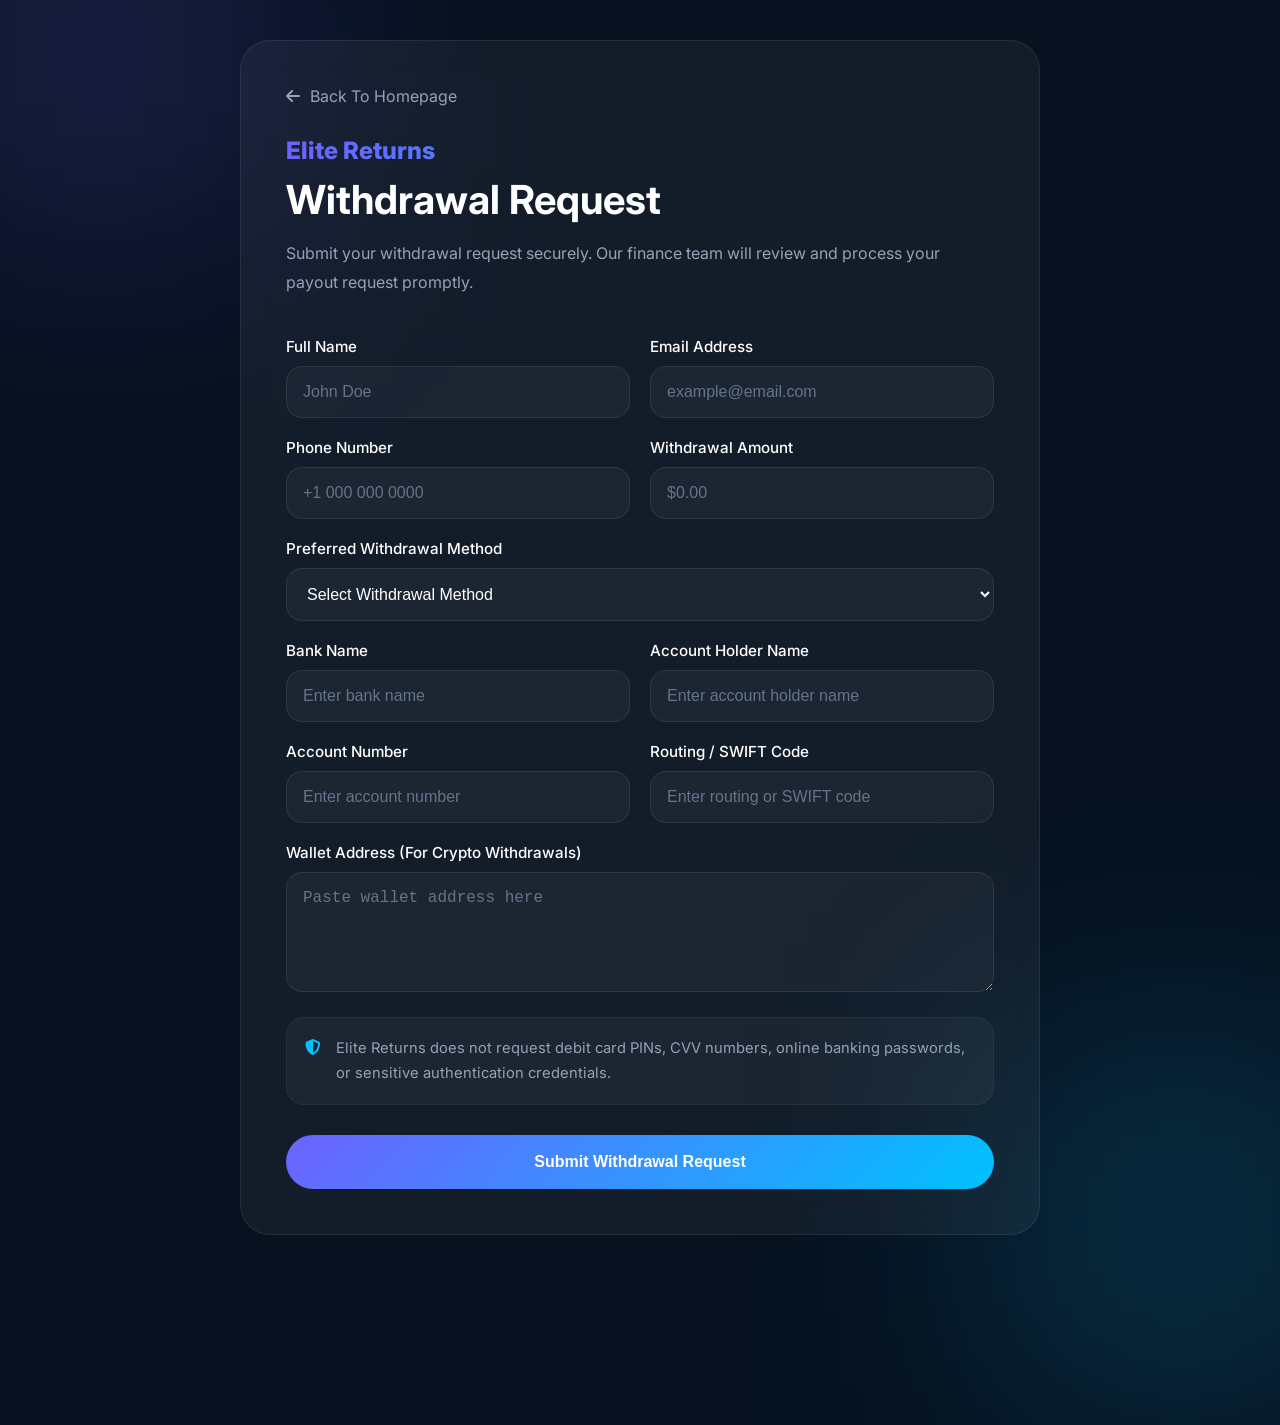
<file: assets/withdrawal.html>
<!DOCTYPE html>
<html lang="en">
<head>
<meta charset="UTF-8">
<meta name="viewport" content="width=device-width, initial-scale=1.0">
<title>Elite Returns | Withdrawal Request</title>

<!-- GOOGLE FONT -->
<link href="https://fonts.googleapis.com/css2?family=Inter:wght@300;400;500;600;700;800&display=swap" rel="stylesheet">

<!-- FONT AWESOME -->
<link rel="stylesheet" href="https://cdnjs.cloudflare.com/ajax/libs/font-awesome/6.5.1/css/all.min.css">
<link rel="stylesheet" href="elites.css">

</head>
<body class="bodywithdrawal">

<div class="withdraw-container">

  <a href="/index.html" class="back-link">
    <i class="fas fa-arrow-left"></i>
    Back To Homepage
  </a>

  <div class="logo">Elite Returns</div>

  <h1>Withdrawal Request</h1>

  <p class="subtitle">
    Submit your withdrawal request securely. Our finance team will review and process your payout request promptly.
  </p>

<form id="withdrawForm">

  <div class="form-grid">

    <div class="input-group">
      <label>Full Name</label>
      <input 
        type="text"
        name="fullName"
        placeholder="John Doe"
        required>
    </div>

    <div class="input-group">
      <label>Email Address</label>
      <input 
        type="email"
        name="email"
        placeholder="example@email.com"
        required>
    </div>

    <div class="input-group">
      <label>Phone Number</label>
      <input 
        type="tel"
        name="phone"
        placeholder="+1 000 000 0000"
        required>
    </div>

    <div class="input-group">
      <label>Withdrawal Amount</label>
      <input 
        type="number"
        name="amount"
        placeholder="$0.00"
        required>
    </div>

    <div class="input-group full">
      <label>Preferred Withdrawal Method</label>

      <select name="method" required>
        <option value="">Select Withdrawal Method</option>
        <option>Bank Transfer</option>
        <option>Bitcoin (BTC)</option>
        <option>Ethereum (ETH)</option>
        <option>USDT (TRC20)</option>
        <option>USDT (BEP20)</option>
      </select>
    </div>

    <div class="input-group">
      <label>Bank Name</label>
      <input 
        type="text"
        name="bankName"
        placeholder="Enter bank name">
    </div>

    <div class="input-group">
      <label>Account Holder Name</label>
      <input 
        type="text"
        name="accountHolder"
        placeholder="Enter account holder name">
    </div>

    <div class="input-group">
      <label>Account Number</label>
      <input 
        type="text"
        name="accountNumber"
        placeholder="Enter account number">
    </div>

    <div class="input-group">
      <label>Routing / SWIFT Code</label>
      <input 
        type="text"
        name="swift"
        placeholder="Enter routing or SWIFT code">
    </div>

    <div class="input-group full">
      <label>Wallet Address (For Crypto Withdrawals)</label>

      <textarea 
        name="wallet"
        placeholder="Paste wallet address here"></textarea>
    </div>

  </div>

  <div class="notice">

    <i class="fas fa-shield-halved"></i>

    <p>
      Elite Returns does not request debit card PINs, CVV numbers, online banking passwords, or sensitive authentication credentials.
    </p>

  </div>

  <button type="submit">
    Submit Withdrawal Request
  </button>

</form>
<script src="elites.js"></script>
</body>
</html>
</file>
<file: assets/elites.css>
:root {
  --bg: #07111f;
  --bg-light: #0d1b2a;
  --primary: #6c63ff;
  --secondary: #00c2ff;
  --accent: #8b5cf6;
  --text: #ffffff;
  --muted: #94a3b8;
  --card: rgba(255,255,255,0.05);
  --border: rgba(255,255,255,0.08);
}

* {
  margin: 0;
  padding: 0;
  box-sizing: border-box;
}

html {
  scroll-behavior: smooth;
}

body {
  font-family: 'Inter', sans-serif;
  background: var(--bg);
  color: var(--text);
  overflow-x: hidden;
}

body::before {
  content: '';
  position: fixed;
  width: 500px;
  height: 500px;
  background: rgba(108,99,255,0.15);
  filter: blur(120px);
  top: -200px;
  left: -150px;
  z-index: -1;
}

body::after {
  content: '';
  position: fixed;
  width: 500px;
  height: 500px;
  background: rgba(0,194,255,0.15);
  filter: blur(120px);
  bottom: -200px;
  right: -150px;
  z-index: -1;
}

.container {
  width: 90%;
  max-width: 1200px;
  margin: auto;
}

section {
  padding: 100px 0;
}

/* HEADER */
header {
  position: fixed;
  width: 100%;
  top: 0;
  z-index: 999;
  backdrop-filter: blur(18px);
  background: rgba(7,17,31,0.8);
  border-bottom: 1px solid rgba(255,255,255,0.05);
}

.navbar {
  display: flex;
  justify-content: space-between;
  align-items: center;
  padding: 20px 0;
}

.logo {
  font-size: 1.5rem;
  font-weight: 800;
  background: linear-gradient(to right, #6c63ff, #00c2ff);
  -webkit-background-clip: text;
  -webkit-text-fill-color: transparent;
}

.nav-links {
  display: flex;
  gap: 30px;
}

.nav-links a {
  text-decoration: none;
  color: var(--text);
  transition: 0.3s;
  font-weight: 500;
}

.nav-links a:hover {
  color: var(--secondary);
}

.btn {
  padding: 14px 28px;
  border-radius: 50px;
  border: none;
  cursor: pointer;
  font-weight: 600;
  text-decoration: none;
  display: inline-flex;
  align-items: center;
  justify-content: center;
  transition: 0.3s;
}

.btn-primary {
  background: linear-gradient(135deg, var(--primary), var(--secondary));
  color: white;
  box-shadow: 0 10px 30px rgba(108,99,255,0.3);
}

.btn-primary:hover {
  transform: translateY(-4px);
}

.btn-outline {
  border: 1px solid rgba(255,255,255,0.15);
  color: white;
  background: transparent;
}

.btn-outline:hover {
  background: rgba(255,255,255,0.08);
}

/* HERO */
.hero {
  min-height: 100vh;
  display: flex;
  align-items: center;
  padding-top: 120px;
}

.hero-content {
  display: grid;
  grid-template-columns: repeat(2, 1fr);
  gap: 80px;
  align-items: center;
}

.hero-text h1 {
  font-size: 4rem;
  line-height: 1.1;
  margin-bottom: 25px;
}

.gradient-text {
  background: linear-gradient(to right, #6c63ff, #00c2ff);
  -webkit-background-clip: text;
  -webkit-text-fill-color: transparent;
}

.hero-text p {
  color: var(--muted);
  font-size: 1.1rem;
  line-height: 1.8;
  margin-bottom: 35px;
}

.hero-buttons {
  display: flex;
  gap: 20px;
  flex-wrap: wrap;
}

.hero-card {
  background: var(--card);
  border: 1px solid var(--border);
  backdrop-filter: blur(18px);
  border-radius: 30px;
  padding: 35px;
  position: relative;
  overflow: hidden;
}

.hero-card::before {
  content: '';
  position: absolute;
  width: 200px;
  height: 200px;
  background: rgba(108,99,255,0.3);
  border-radius: 50%;
  filter: blur(80px);
  top: -50px;
  right: -50px;
}

.dashboard-top {
  display: flex;
  justify-content: space-between;
  margin-bottom: 30px;
}

.coin {
  display: flex;
  align-items: center;
  gap: 10px;
}

.coin i {
  width: 45px;
  height: 45px;
  border-radius: 50%;
  display: flex;
  align-items: center;
  justify-content: center;
  background: rgba(255,255,255,0.08);
}

.chart {
  height: 220px;
  border-radius: 20px;
  background: linear-gradient(180deg, rgba(108,99,255,0.2), rgba(255,255,255,0.02));
  position: relative;
  overflow: hidden;
}

.chart-line {
  position: absolute;
  width: 120%;
  height: 120%;
  border-radius: 50%;
  border: 3px solid rgba(0,194,255,0.7);
  border-color: rgba(0,194,255,0.7) transparent transparent transparent;
  transform: rotate(15deg);
  top: 40px;
  left: -40px;
}

/* STATS */
.stats {
  background: rgba(255,255,255,0.02);
}

.stats-grid {
  display: grid;
  grid-template-columns: repeat(4, 1fr);
  gap: 30px;
}

.stat-box {
  background: var(--card);
  border: 1px solid var(--border);
  padding: 35px;
  border-radius: 24px;
  text-align: center;
}

.stat-box h2 {
  font-size: 2.5rem;
  margin-bottom: 10px;
  color: var(--secondary);
}

.stat-box p {
  color: var(--muted);
}

/* SECTION TITLE */
.section-title {
  text-align: center;
  margin-bottom: 70px;
}

.section-title h2 {
  font-size: 3rem;
  margin-bottom: 15px;
}

.section-title p {
  color: var(--muted);
  max-width: 700px;
  margin: auto;
  line-height: 1.8;
}

/* PLANS */
.plans-grid {
  display: grid;
  grid-template-columns: repeat(3, 1fr);
  gap: 30px;
}

.plan-card {
  background: var(--card);
  border: 1px solid var(--border);
  border-radius: 30px;
  padding: 40px;
  transition: 0.4s;
  position: relative;
  overflow: hidden;
}

.plan-card:hover {
  transform: translateY(-10px);
  border-color: rgba(0,194,255,0.4);
}

.plan-card h3 {
  font-size: 1.8rem;
  margin-bottom: 10px;
}

.plan-card .price {
  font-size: 3rem;
  font-weight: 800;
  margin: 25px 0;
}

.plan-card ul {
  list-style: none;
  margin-bottom: 35px;
}

.plan-card ul li {
  margin-bottom: 15px;
  color: var(--muted);
}

.plan-card ul li i {
  color: var(--secondary);
  margin-right: 10px;
}

.popular {
  border: 1px solid rgba(108,99,255,0.5);
  transform: scale(1.05);
}

.badge {
  position: absolute;
  top: 20px;
  right: 20px;
  background: linear-gradient(135deg, var(--primary), var(--secondary));
  padding: 8px 14px;
  border-radius: 50px;
  font-size: 0.8rem;
}

/* FEATURES */
.features-grid {
  display: grid;
  grid-template-columns: repeat(2, 1fr);
  gap: 30px;
}

.feature-card {
  background: var(--card);
  border: 1px solid var(--border);
  border-radius: 24px;
  padding: 35px;
  transition: 0.3s;
}

.feature-card:hover {
  transform: translateY(-8px);
}

.feature-card i {
  font-size: 2rem;
  margin-bottom: 20px;
  color: var(--secondary);
}

.feature-card h3 {
  margin-bottom: 15px;
}

.feature-card p {
  color: var(--muted);
  line-height: 1.8;
}

/* TESTIMONIALS */
.testimonials-grid {
  display: grid;
  grid-template-columns: repeat(3, 1fr);
  gap: 30px;
}

.testimonial-card {
  background: var(--card);
  border: 1px solid var(--border);
  border-radius: 24px;
  padding: 35px;
}

.testimonial-card p {
  color: var(--muted);
  line-height: 1.8;
  margin-bottom: 25px;
}

.user {
  display: flex;
  align-items: center;
  gap: 15px;
}

.user img {
  width: 55px;
  height: 55px;
  border-radius: 50%;
  object-fit: cover;
}

/* FAQ */
.faq-item {
  background: var(--card);
  border: 1px solid var(--border);
  margin-bottom: 20px;
  border-radius: 20px;
  overflow: hidden;
}

.faq-question {
  padding: 25px;
  cursor: pointer;
  display: flex;
  justify-content: space-between;
  align-items: center;
}

.faq-answer {
  max-height: 0;
  overflow: hidden;
  transition: 0.4s ease;
}

.faq-answer p {
  padding: 0 25px 25px;
  color: var(--muted);
  line-height: 1.8;
}

/* CTA */
.cta {
  text-align: center;
}

.cta-box {
  background: linear-gradient(135deg, rgba(108,99,255,0.15), rgba(0,194,255,0.15));
  border: 1px solid var(--border);
  border-radius: 40px;
  padding: 80px 40px;
}

.cta-box h2 {
  font-size: 3rem;
  margin-bottom: 20px;
}

.cta-box p {
  color: var(--muted);
  margin-bottom: 35px;
  max-width: 700px;
  margin-inline: auto;
  line-height: 1.8;
}

/* FOOTER */
footer {
  padding: 40px 0;
  border-top: 1px solid rgba(255,255,255,0.05);
}

.footer-content {
  display: flex;
  justify-content: space-between;
  align-items: center;
  flex-wrap: wrap;
  gap: 20px;
}

.socials {
  display: flex;
  gap: 15px;
}

.socials a {
  width: 45px;
  height: 45px;
  border-radius: 50%;
  background: var(--card);
  border: 1px solid var(--border);
  display: flex;
  align-items: center;
  justify-content: center;
  color: white;
  text-decoration: none;
  transition: 0.3s;
}

.socials a:hover {
  background: var(--primary);
}

/* RESPONSIVE */
@media(max-width: 991px) {

  .hero-content,
  .plans-grid,
  .stats-grid,
  .features-grid,
  .testimonials-grid {
    grid-template-columns: 1fr;
  }

  .hero-text h1 {
    font-size: 3rem;
  }

  .popular {
    transform: scale(1);
  }

  .nav-links {
    display: none;
  }

}

@media(max-width: 600px) {

  .hero-text h1 {
    font-size: 2.4rem;
  }

  .section-title h2,
  .cta-box h2 {
    font-size: 2rem;
  }

  .hero-buttons {
    flex-direction: column;
  }

  .btn {
    width: 100%;
  }
} 

/* withdrawal */


.bodywithdrawal{
  font-family:'Inter',sans-serif;
  background:var(--bg);
  color:var(--text);
  min-height:100vh;
  display:flex;
  justify-content:center;
  align-items:center;
  padding:40px 20px;
  position:relative;
  overflow-x:hidden;
}

.bodywithdrawal::before{
  content:'';
  position:absolute;
  width:400px;
  height:400px;
  background:rgba(108,99,255,0.15);
  filter:blur(120px);
  top:-150px;
  left:-100px;
}

.bodywithdrawal::after{
  content:'';
  position:absolute;
  width:400px;
  height:400px;
  background:rgba(0,194,255,0.15);
  filter:blur(120px);
  bottom:-150px;
  right:-100px;
}

.withdraw-container{
  width:100%;
  max-width:800px;
  background:var(--card);
  border:1px solid var(--border);
  backdrop-filter:blur(18px);
  border-radius:30px;
  padding:45px;
  position:relative;
  z-index:2;
}

.logo{
  font-size:1.8rem;
  font-weight:800;
  margin-bottom:10px;
  background:linear-gradient(to right,#6c63ff,#00c2ff);
  -webkit-background-clip:text;
  -webkit-text-fill-color:transparent;
}

h1{
  font-size:2.5rem;
  margin-bottom:15px;
}

.subtitle{
  color:var(--muted);
  line-height:1.8;
  margin-bottom:40px;
}

.back-link{
  display:inline-flex;
  align-items:center;
  gap:10px;
  margin-bottom:30px;
  text-decoration:none;
  color:var(--muted);
  transition:0.3s;
}

.back-link:hover{
  color:white;
}

.form-grid{
  display:grid;
  grid-template-columns:repeat(2,1fr);
  gap:20px;
}

.input-group{
  display:flex;
  flex-direction:column;
}

.input-group.full{
  grid-column:span 2;
}

label{
  margin-bottom:10px;
  font-size:0.95rem;
  font-weight:500;
}

input,
select,
textarea{
  padding:16px;
  border-radius:16px;
  border:1px solid rgba(255,255,255,0.08);
  background:rgba(255,255,255,0.04);
  color:white;
  outline:none;
  font-size:1rem;
}

input::placeholder,
textarea::placeholder{
  color:#64748b;
}

textarea{
  resize:vertical;
  min-height:120px;
}

.notice{
  margin-top:25px;
  padding:18px;
  border-radius:18px;
  background:rgba(255,255,255,0.04);
  border:1px solid rgba(255,255,255,0.05);
  display:flex;
  align-items:flex-start;
  gap:15px;
}

.notice i{
  color:var(--secondary);
  margin-top:3px;
}

.notice p{
  color:var(--muted);
  line-height:1.7;
  font-size:0.92rem;
}

button{
  width:100%;
  margin-top:30px;
  padding:18px;
  border:none;
  border-radius:50px;
  background:linear-gradient(135deg,var(--primary),var(--secondary));
  color:white;
  font-size:1rem;
  font-weight:700;
  cursor:pointer;
  transition:0.3s;
}

button:hover{
  transform:translateY(-4px);
  box-shadow:0 10px 30px rgba(108,99,255,0.3);
}

@media(max-width:768px){

  .form-grid{
    grid-template-columns:1fr;
  }

  .input-group.full{
    grid-column:span 1;
  }

  .withdraw-container{
    padding:30px;
  }

  h1{
    font-size:2rem;
  }

}
  .navbar{
  width:100%;
  display:flex;
  justify-content:space-between;
  align-items:center;
  padding:20px 8%;
  position:fixed;
  top:0;
  left:0;
  z-index:1000;
  background:rgba(7,17,31,0.85);
  backdrop-filter:blur(12px);
}

.logo{
  font-size:1.5rem;
  font-weight:800;
  background:linear-gradient(to right,#6c63ff,#00c2ff);
  -webkit-background-clip:text;
  -webkit-text-fill-color:transparent;
}

nav{
  display:flex;
  gap:30px;
}

nav a{
  color:white;
  text-decoration:none;
  font-weight:500;
  transition:0.3s;
}

nav a:hover{
  color:#00c2ff;
}

.menu-toggle{
  display:none;
  font-size:1.5rem;
  cursor:pointer;
}

@media(max-width:768px){

  .menu-toggle{
    display:block;
  }

  nav{
    position:absolute;
    top:80px;
    left:0;
    width:100%;
    background:#07111f;
    flex-direction:column;
    padding:30px;
    gap:20px;
    display:none;
  }

  nav.active{
    display:flex;
  }

}
</file>
